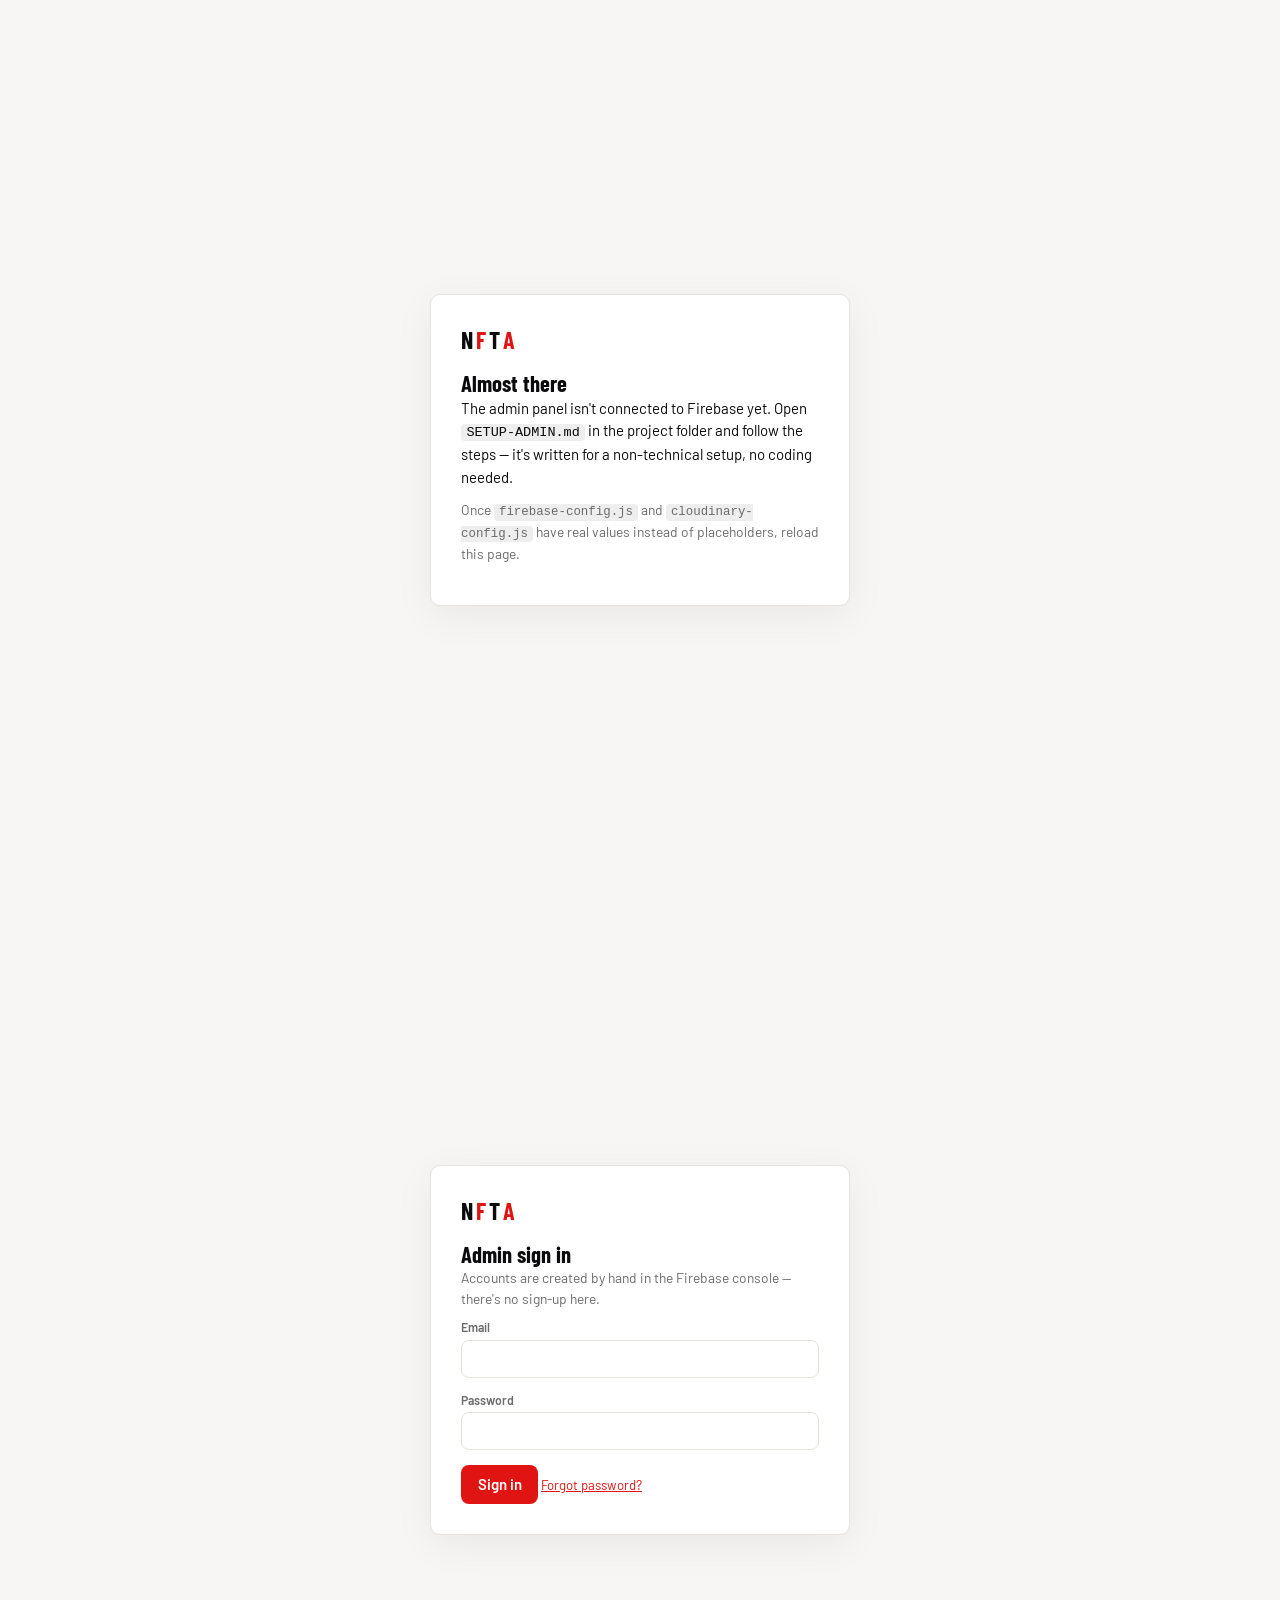
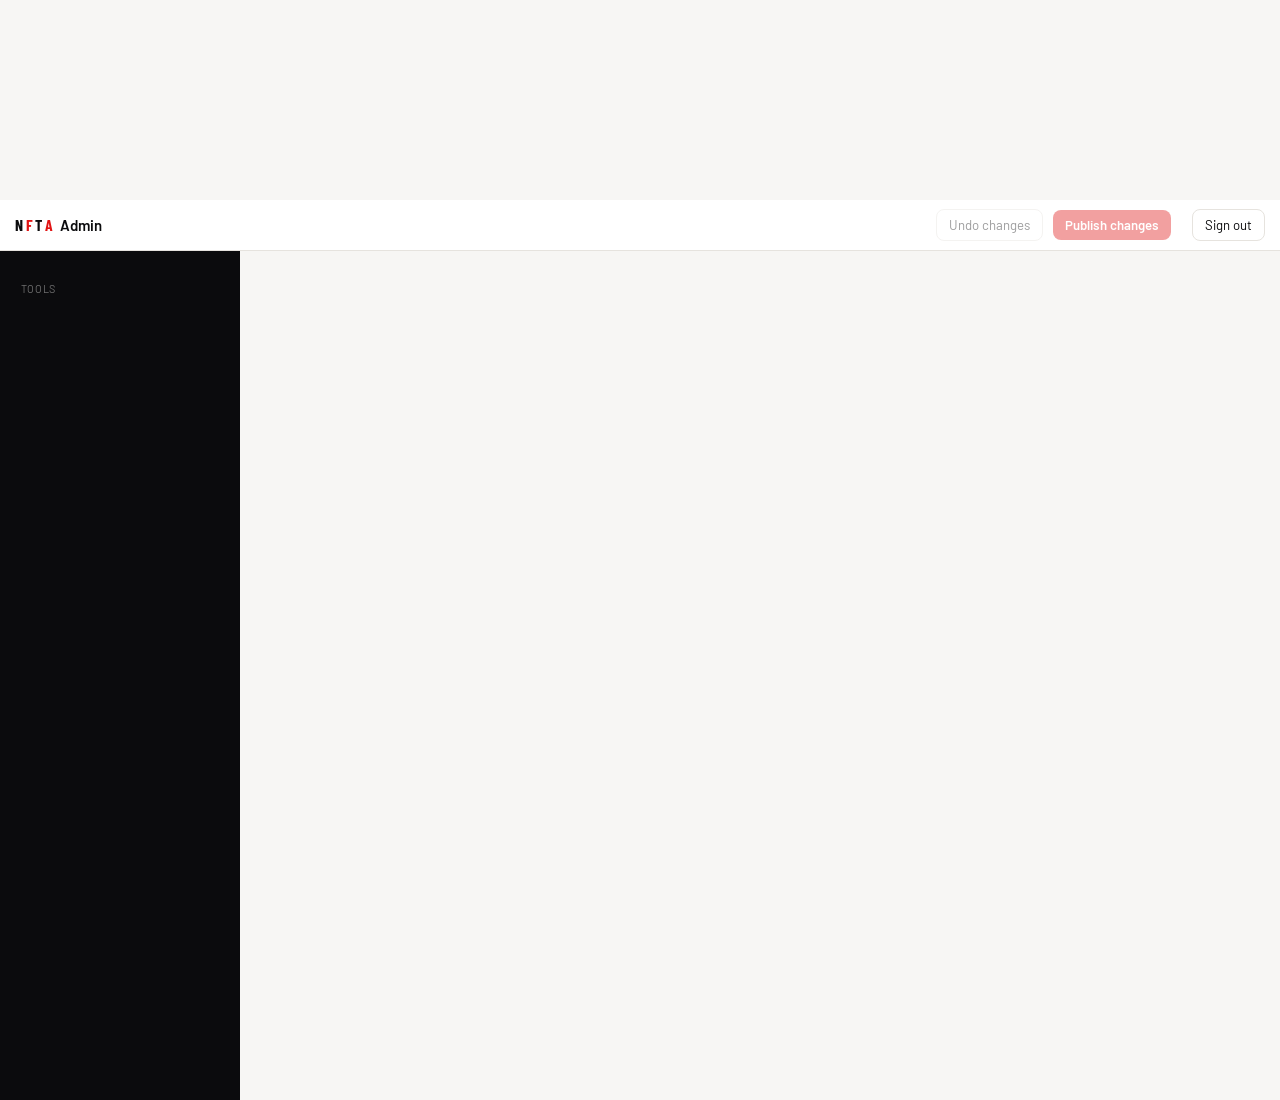
<file: admin.html>
<!DOCTYPE html>
<html lang="en">
<head>
  <meta charset="UTF-8" />
  <meta name="viewport" content="width=device-width, initial-scale=1.0" />
  <meta name="robots" content="noindex, nofollow" />
  <title>NFTA Admin</title>
  <link rel="icon" href="data:image/svg+xml,%3Csvg xmlns='http://www.w3.org/2000/svg' viewBox='0 0 24 24'%3E%3Crect width='24' height='24' rx='5' fill='%230b0b0d'/%3E%3Cpath d='M2 9h2v6H2zM20 9h2v6h-2zM5 7h2v10H5zM17 7h2v10h-2zM8 11h8v2H8z' fill='%23e11414'/%3E%3C/svg%3E" />
  <link rel="preconnect" href="https://fonts.googleapis.com" />
  <link rel="preconnect" href="https://fonts.gstatic.com" crossorigin />
  <link href="https://fonts.googleapis.com/css2?family=Barlow:wght@400;500;600;700&family=Barlow+Condensed:wght@600;700&display=swap" rel="stylesheet" />
  <link rel="stylesheet" href="admin.css" />
</head>
<body>

  <!-- ============ SETUP NOTICE (shown when firebase-config.js still has placeholders) ============ -->
  <section id="setup-screen" class="screen screen--center" hidden>
    <div class="setup-card">
      <div class="brand-mark"><span>N</span><span>F</span><span>T</span><span>A</span></div>
      <h1>Almost there</h1>
      <p>The admin panel isn't connected to Firebase yet. Open <code>SETUP-ADMIN.md</code> in the project folder and follow the steps — it's written for a non-technical setup, no coding needed.</p>
      <p class="setup-card__hint">Once <code>firebase-config.js</code> and <code>cloudinary-config.js</code> have real values instead of placeholders, reload this page.</p>
    </div>
  </section>

  <!-- ============ LOGIN ============ -->
  <section id="login-screen" class="screen screen--center" hidden>
    <form id="login-form" class="login-card" novalidate>
      <div class="brand-mark"><span>N</span><span>F</span><span>T</span><span>A</span></div>
      <h1>Admin sign in</h1>
      <p class="login-card__hint">Accounts are created by hand in the Firebase console — there's no sign-up here.</p>
      <label class="field">
        <span class="field__label">Email</span>
        <input type="email" name="email" autocomplete="username" required />
      </label>
      <label class="field">
        <span class="field__label">Password</span>
        <input type="password" name="password" autocomplete="current-password" required />
      </label>
      <p id="login-error" class="login-error" hidden></p>
      <button type="submit" class="btn-primary">Sign in</button>
      <button type="button" id="login-forgot" class="link-btn">Forgot password?</button>
    </form>
  </section>

  <!-- ============ APP ============ -->
  <section id="app-screen" class="screen screen--app" hidden>
    <header class="topbar">
      <button id="sidebar-toggle" class="topbar__burger" aria-label="Toggle menu">☰</button>
      <div class="topbar__brand">
        <div class="brand-mark brand-mark--sm"><span>N</span><span>F</span><span>T</span><span>A</span></div>
        <span>Admin</span>
      </div>
      <div class="topbar__spacer"></div>
      <span id="dirty-indicator" class="dirty-indicator" hidden>● Unpublished changes</span>
      <button id="undo-btn" class="btn-sm" disabled>Undo changes</button>
      <button id="publish-btn" class="btn-primary btn-primary--sm" disabled>Publish changes</button>
      <span id="user-email" class="topbar__email"></span>
      <button id="signout-btn" class="btn-sm">Sign out</button>
    </header>

    <div class="app-body">
      <aside id="sidebar" class="sidebar">
        <nav id="sidebar-nav" class="sidebar__nav"></nav>
        <div class="sidebar__divider">Tools</div>
        <nav id="sidebar-nav-custom" class="sidebar__nav"></nav>
      </aside>
      <main id="pane-content" class="pane"></main>
    </div>
  </section>

  <div id="toast" class="toast"></div>

  <script type="module" src="admin.js"></script>
</body>
</html>
</file>
<file: admin.css>
:root {
  --ink: #0b0b0d;
  --paper: #f7f6f4;
  --card: #ffffff;
  --line: #e6e3de;
  --muted: #6b6b6b;
  --accent: #e11414;
  --accent-ink: #ffffff;
  --sidebar: #0b0b0d;
  --sidebar-text: #cfcfcf;
  --sidebar-active: #1c1c1f;
  --radius: 10px;
  font-size: 15px;
}

* { box-sizing: border-box; }

body {
  margin: 0;
  font-family: 'Barlow', system-ui, -apple-system, sans-serif;
  background: var(--paper);
  color: var(--ink);
  -webkit-font-smoothing: antialiased;
}

h1, h2, h3 { font-family: 'Barlow Condensed', 'Barlow', sans-serif; font-weight: 700; margin: 0; }
p { margin: 0 0 .8em; line-height: 1.5; }
code { background: #eee; padding: .1em .4em; border-radius: 4px; font-size: .9em; }
hr { border: none; border-top: 1px solid var(--line); margin: 1.4em 0; }

/* ---------- shared brand mark ---------- */
.brand-mark { display: flex; gap: 2px; font-family: 'Barlow Condensed', sans-serif; font-weight: 700; font-size: 1.6rem; letter-spacing: .04em; margin-bottom: 1rem; }
.brand-mark span:nth-child(odd) { color: var(--ink); }
.brand-mark span:nth-child(even) { color: var(--accent); }
.brand-mark--sm { font-size: 1.05rem; margin-bottom: 0; }

/* ---------- screens ---------- */
.screen--center { min-height: 100dvh; display: flex; align-items: center; justify-content: center; padding: 1.5rem; padding-block: calc(1.5rem + env(safe-area-inset-top, 0px)) calc(1.5rem + env(safe-area-inset-bottom, 0px)); }

.setup-card, .login-card {
  width: 100%; max-width: 420px; background: var(--card); border: 1px solid var(--line);
  border-radius: var(--radius); padding: 2rem; box-shadow: 0 10px 40px rgba(0,0,0,.06);
}
.setup-card__hint, .login-card__hint { color: var(--muted); font-size: .92em; }

/* ---------- forms ---------- */
.field { display: block; margin-bottom: 1rem; }
.field__label { display: block; font-size: .82rem; font-weight: 600; color: var(--muted); margin-bottom: .35rem; }
.field input[type="text"], .field input[type="email"], .field input[type="password"], .field textarea {
  width: 100%; padding: .6rem .7rem; border: 1px solid var(--line); border-radius: 8px;
  font: inherit; background: #fff; color: var(--ink);
}
.field input:focus, .field textarea:focus { outline: 2px solid var(--accent); outline-offset: 1px; }
.field textarea { resize: vertical; min-height: 4.5em; }

.field--switch { display: flex; align-items: center; gap: .55rem; margin-bottom: 0; }
.field--switch input { width: 1.15rem; height: 1.15rem; accent-color: var(--accent); }
.field--switch .field__label { margin-bottom: 0; }

.field--image .field__imgrow { display: flex; gap: .8rem; align-items: flex-start; flex-wrap: wrap; }
.field__preview { width: 84px; height: 84px; object-fit: cover; border-radius: 8px; border: 1px solid var(--line); background: #f0efec; flex: none; }
.field__imgcol { flex: 1; min-width: 200px; }
.field__imgbtns { display: flex; gap: .5rem; margin-top: .5rem; flex-wrap: wrap; }

.btn-primary {
  background: var(--accent); color: var(--accent-ink); border: none; border-radius: 8px;
  padding: .7rem 1.1rem; font: inherit; font-weight: 600; cursor: pointer;
}
.btn-primary:disabled { opacity: .4; cursor: not-allowed; }
.btn-primary--sm { padding: .45rem .8rem; font-size: .88rem; }

.btn-sm {
  background: #fff; border: 1px solid var(--line); border-radius: 8px; padding: .45rem .8rem;
  font: inherit; font-size: .88rem; cursor: pointer; color: var(--ink);
}
.btn-sm:disabled { opacity: .4; cursor: not-allowed; }
.btn-sm--danger { border-color: #e8b4b4; color: #b91c1c; }

.link-btn { background: none; border: none; color: var(--accent); font: inherit; font-size: .88rem; cursor: pointer; padding: .3rem 0; margin-top: .3rem; text-decoration: underline; }

.login-error { background: #fdecec; border: 1px solid #f3c2c2; color: #a01212; border-radius: 8px; padding: .6rem .8rem; font-size: .88rem; margin-bottom: .8rem; }
.login-error--info { background: #eaf6ec; border-color: #bfe3c6; color: #1c6e2e; }

/* ---------- lists (repeatable groups) ---------- */
.field--list { margin-bottom: 1.4rem; }
.list__items { display: flex; flex-direction: column; gap: .6rem; margin-bottom: .6rem; }
.list__item {
  display: flex; gap: .6rem; align-items: flex-start; background: #fbfaf8; border: 1px solid var(--line);
  border-radius: 8px; padding: .7rem;
}
.list__item.is-dragging { opacity: .4; }
.list__handle { cursor: grab; color: var(--muted); padding-top: .4rem; user-select: none; }
.list__body { flex: 1; min-width: 0; }
.list__body .field { margin-bottom: .6rem; }
.list__body .field:last-child { margin-bottom: 0; }
.list__controls { display: flex; flex-direction: column; gap: .3rem; }

.icon-btn {
  background: #fff; border: 1px solid var(--line); border-radius: 6px; width: 28px; height: 28px;
  cursor: pointer; font-size: .85rem; line-height: 1; color: var(--ink);
}
.icon-btn:disabled { opacity: .3; cursor: not-allowed; }
.icon-btn--danger { color: #b91c1c; }

/* ---------- app shell ---------- */
.screen--app { min-height: 100dvh; display: flex; flex-direction: column; }
.topbar {
  display: flex; align-items: center; gap: .7rem; padding: .6rem 1rem;
  padding-top: calc(.6rem + env(safe-area-inset-top, 0px));
  background: #fff; border-bottom: 1px solid var(--line); position: sticky; top: 0; z-index: 20;
}
.topbar__burger { display: none; background: none; border: none; font-size: 1.2rem; cursor: pointer; padding: .2rem .4rem; }
.topbar__brand { display: flex; align-items: center; gap: .4rem; font-weight: 600; }
.topbar__spacer { flex: 1; }
.dirty-indicator { color: var(--accent); font-size: .82rem; font-weight: 600; }
.topbar__email { color: var(--muted); font-size: .85rem; }

.app-body { flex: 1; display: flex; min-height: 0; }

.sidebar {
  width: 240px; flex: none; background: var(--sidebar); color: var(--sidebar-text);
  padding: 1rem .7rem; overflow-y: auto;
  padding-bottom: calc(1rem + env(safe-area-inset-bottom, 0px));
}
.sidebar__nav { display: flex; flex-direction: column; gap: .15rem; }
.sidebar__item {
  text-align: left; background: none; border: none; color: var(--sidebar-text);
  padding: .6rem .7rem; border-radius: 7px; font: inherit; font-size: .92rem; cursor: pointer;
}
.sidebar__item:hover { background: #17171a; }
.sidebar__item.is-active { background: var(--sidebar-active); color: #fff; font-weight: 600; box-shadow: inset 3px 0 0 var(--accent); }
.sidebar__divider { color: #6f6f6f; font-size: .72rem; text-transform: uppercase; letter-spacing: .08em; margin: 1.1rem .7rem .4rem; }

.pane { flex: 1; min-width: 0; overflow-y: auto; padding: 1.3rem 1.5rem 3rem; }
.pane__title { font-size: 1.6rem; margin-bottom: 1rem; }
.pane__hint { color: var(--muted); font-size: .9rem; }

.card { background: var(--card); border: 1px solid var(--line); border-radius: var(--radius); margin-bottom: 1rem; overflow: hidden; }
.card__head { display: flex; align-items: center; justify-content: space-between; gap: 1rem; padding: .9rem 1.1rem; border-bottom: 1px solid var(--line); background: #fcfbfa; }
.card__head h2 { font-size: 1.05rem; }
.card__body { padding: 1.1rem; }

.toolbar { display: flex; gap: .6rem; margin-bottom: 1rem; flex-wrap: wrap; }

/* ---------- enquiries ---------- */
.enquiry-list { display: flex; flex-direction: column; gap: .7rem; }
.enquiry-card { background: var(--card); border: 1px solid var(--line); border-radius: var(--radius); padding: 1rem; }
.enquiry-card.is-handled { opacity: .55; }
.enquiry-card__head { display: flex; justify-content: space-between; gap: 1rem; margin-bottom: .3rem; }
.enquiry-card__date { color: var(--muted); font-size: .82rem; }
.enquiry-card__row { display: flex; gap: 1rem; flex-wrap: wrap; color: var(--muted); font-size: .9rem; margin-bottom: .3rem; }
.tag { background: #f0efec; border-radius: 5px; padding: .1rem .5rem; font-size: .82rem; }
.enquiry-card__msg { font-size: .92rem; }
.enquiry-card__actions { display: flex; gap: .5rem; flex-wrap: wrap; margin-top: .5rem; }

/* ---------- media library ---------- */
.media-grid { display: grid; grid-template-columns: repeat(auto-fill, minmax(130px, 1fr)); gap: .8rem; }
.media-grid__item { position: relative; border: 1px solid var(--line); border-radius: 8px; overflow: hidden; background: #fff; padding: 0; cursor: pointer; text-align: left; }
.media-grid__item img { width: 100%; height: 90px; object-fit: cover; display: block; background: #f0efec; }
.media-grid__item span { display: block; font-size: .74rem; padding: .3rem .4rem; color: var(--muted); white-space: nowrap; overflow: hidden; text-overflow: ellipsis; }
.media-grid__item--manage { cursor: default; }
.media-grid__dims { padding-top: 0 !important; }
.media-grid__actions { display: flex; gap: .3rem; padding: 0 .4rem .4rem; }

/* ---------- modal (media picker) ---------- */
.modal-overlay { position: fixed; inset: 0; background: rgba(0,0,0,.5); display: flex; align-items: center; justify-content: center; z-index: 100; padding: 1rem; }
.modal { background: #fff; border-radius: var(--radius); padding: 1.2rem; width: 100%; max-width: 560px; max-height: 80vh; overflow-y: auto; position: relative; }
.modal h3 { margin-bottom: .8rem; }
.modal__close { position: absolute; top: .8rem; right: .8rem; background: none; border: none; font-size: 1.1rem; cursor: pointer; }
.modal__loading { color: var(--muted); }

/* ---------- toast ---------- */
.toast {
  position: fixed; left: 50%; bottom: 1.2rem; transform: translate(-50%, 20px);
  bottom: calc(1.2rem + env(safe-area-inset-bottom, 0px));
  background: var(--ink); color: #fff; padding: .7rem 1.1rem; border-radius: 8px;
  font-size: .9rem; opacity: 0; pointer-events: none; transition: opacity .25s, transform .25s; z-index: 200; max-width: 90vw;
}
.toast.is-shown { opacity: 1; transform: translate(-50%, 0); }
.toast.toast--error { background: #b91c1c; }

/* ---------- responsive (phone) ---------- */
@media (max-width: 820px) {
  .topbar__burger { display: block; }
  .topbar__email { display: none; }
  .app-body { position: relative; }
  .sidebar {
    position: fixed; top: 0; bottom: 0; left: 0; width: 78vw; max-width: 300px;
    transform: translateX(-100%); transition: transform .2s ease; z-index: 30;
    padding-top: calc(1rem + env(safe-area-inset-top, 0px));
  }
  .sidebar.is-open { transform: translateX(0); box-shadow: 0 0 30px rgba(0,0,0,.3); }
  .pane { padding: 1rem 1rem 3rem; }
  .list__item { flex-direction: column; }
  .list__controls { flex-direction: row; }
}
</file>
